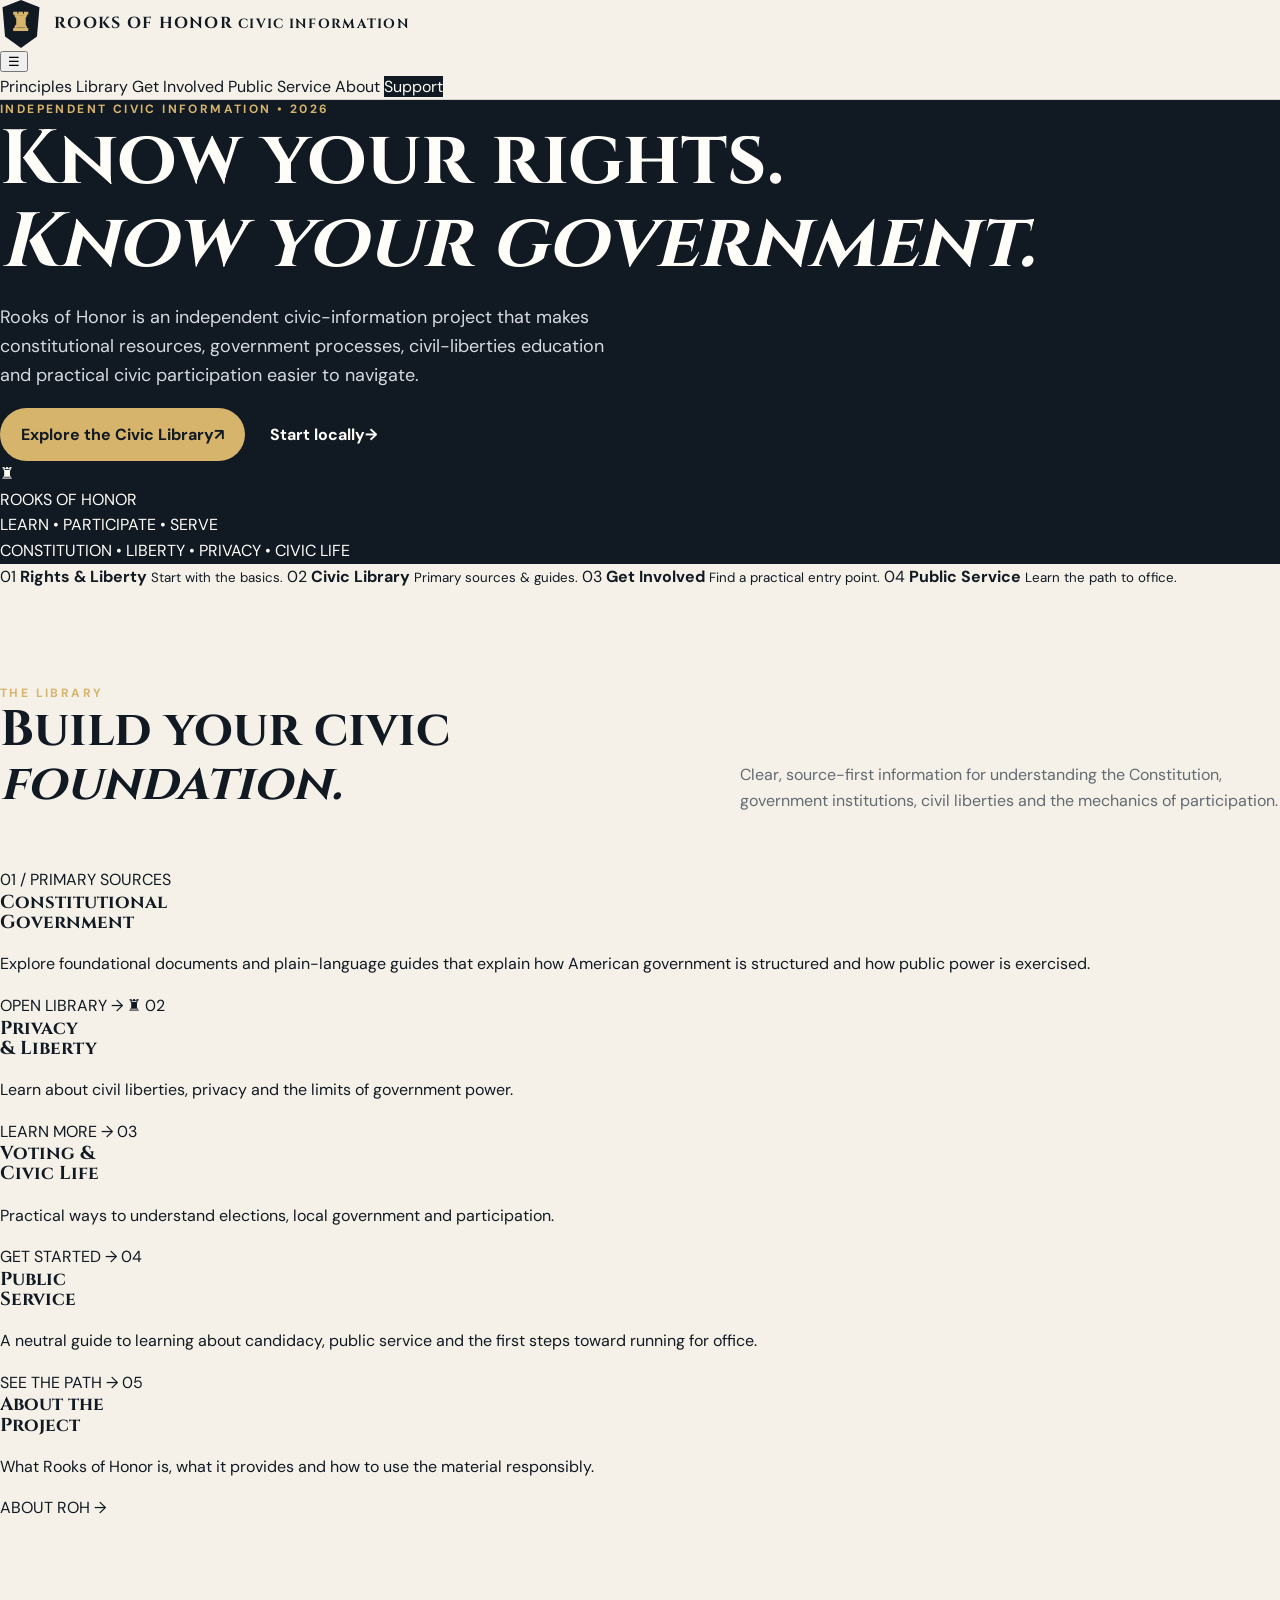
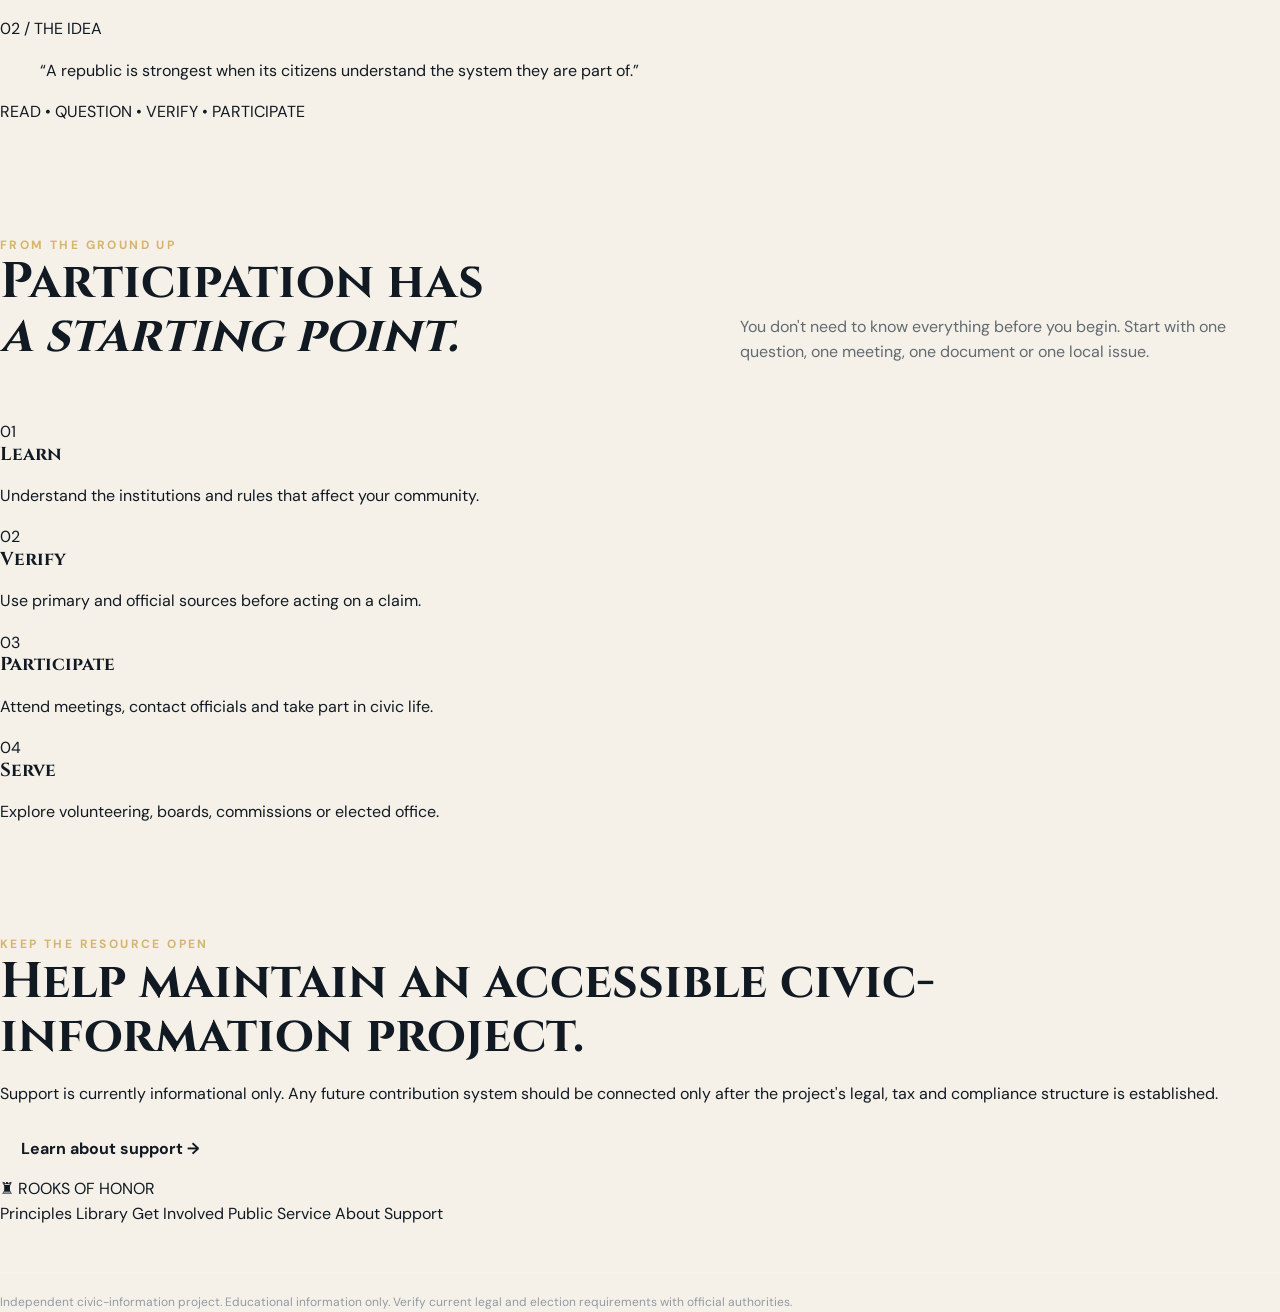
<file: index.html>
<!DOCTYPE html>
<!DOCTYPE html>
<html lang="en">
 <head>
  <meta charset="utf-8"/>
  <meta content="width=device-width,initial-scale=1" name="viewport"/>
  <title>
   Rooks of Honor &mdash; Civic Information
  </title>
  <meta content="An independent civic-information project focused on constitutional literacy, civil liberties, privacy, civic participation and public service." name="description"/>
  <link href="styles.css" rel="stylesheet"/>
 </head>
 <body>
  <header class="site-header">
   <a class="brand" href="index.html">
    <span class="brand-mark">
     ♜
    </span>
    <span>
     <strong>
      ROOKS OF HONOR
     </strong>
     <small>
      CIVIC INFORMATION
     </small>
    </span>
   </a>
   <button aria-label="Open navigation" class="menu-toggle">
    ☰
   </button>
   <nav>
    <a href="principles.html">
     Principles
    </a>
    <a href="resources.html">
     Library
    </a>
    <a href="get-involved.html">
     Get Involved
    </a>
    <a href="run-for-office.html">
     Public Service
    </a>
    <a href="about.html">
     About
    </a>
    <a class="nav-cta" href="support.html">
     Support
    </a>
   </nav>
  </header>
  <main>
   <section class="hero">
    <div class="hero-copy">
     <div class="eyebrow">
      INDEPENDENT CIVIC INFORMATION &bull; 2026
     </div>
     <h1>
      Know your rights.
      <br/>
      <em>
       Know your government.
      </em>
     </h1>
     <p class="hero-lead">
      Rooks of Honor is an independent civic-information project that makes constitutional resources, government processes, civil-liberties education and practical civic participation easier to navigate.
     </p>
     <div class="hero-actions">
      <a class="btn btn-primary" href="resources.html">
       Explore the Civic Library
       <span>
        &nearrow;
       </span>
      </a>
      <a class="btn btn-secondary" href="get-involved.html">
       Start locally
       <span>
        &rarr;
       </span>
      </a>
     </div>
    </div>
    <div class="hero-art">
     <div class="seal">
      <div class="seal-inner">
       <div class="seal-rook">
        ♜
       </div>
       <div class="seal-name">
        ROOKS OF HONOR
       </div>
       <div class="seal-sub">
        LEARN &bull; PARTICIPATE &bull; SERVE
       </div>
      </div>
     </div>
     <div class="seal-caption">
      CONSTITUTION &bull; LIBERTY &bull; PRIVACY &bull; CIVIC LIFE
     </div>
    </div>
   </section>
   <section class="quickbar">
    <div class="quickbar-inner">
     <a class="quick" href="principles.html">
      <span>
       01
      </span>
      <strong>
       Rights &amp; Liberty
      </strong>
      <small>
       Start with the basics.
      </small>
     </a>
     <a class="quick" href="resources.html">
      <span>
       02
      </span>
      <strong>
       Civic Library
      </strong>
      <small>
       Primary sources &amp; guides.
      </small>
     </a>
     <a class="quick" href="get-involved.html">
      <span>
       03
      </span>
      <strong>
       Get Involved
      </strong>
      <small>
       Find a practical entry point.
      </small>
     </a>
     <a class="quick" href="run-for-office.html">
      <span>
       04
      </span>
      <strong>
       Public Service
      </strong>
      <small>
       Learn the path to office.
      </small>
     </a>
    </div>
   </section>
   <section class="section">
    <div class="section-head">
     <div>
      <div class="eyebrow">
       THE LIBRARY
      </div>
      <h2>
       Build your civic
       <br/>
       <em>
        foundation.
       </em>
      </h2>
     </div>
     <p>
      Clear, source-first information for understanding the Constitution, government institutions, civil liberties and the mechanics of participation.
     </p>
    </div>
    <div class="library-grid">
     <a class="lib-card featured" href="resources.html">
      <span class="lib-num">
       01 / PRIMARY SOURCES
      </span>
      <h3>
       Constitutional
       <br/>
       Government
      </h3>
      <p>
       Explore foundational documents and plain-language guides that explain how American government is structured and how public power is exercised.
      </p>
      <span class="card-link">
       OPEN LIBRARY &rarr;
      </span>
      <span class="card-icon">
       ♜
      </span>
     </a>
     <a class="lib-card" href="principles.html">
      <span class="lib-num">
       02
      </span>
      <h3>
       Privacy
       <br/>
       &amp; Liberty
      </h3>
      <p>
       Learn about civil liberties, privacy and the limits of government power.
      </p>
      <span class="card-link">
       LEARN MORE &rarr;
      </span>
     </a>
     <a class="lib-card dark" href="get-involved.html">
      <span class="lib-num">
       03
      </span>
      <h3>
       Voting &amp;
       <br/>
       Civic Life
      </h3>
      <p>
       Practical ways to understand elections, local government and participation.
      </p>
      <span class="card-link">
       GET STARTED &rarr;
      </span>
     </a>
     <a class="lib-card" href="run-for-office.html">
      <span class="lib-num">
       04
      </span>
      <h3>
       Public
       <br/>
       Service
      </h3>
      <p>
       A neutral guide to learning about candidacy, public service and the first steps toward running for office.
      </p>
      <span class="card-link">
       SEE THE PATH &rarr;
      </span>
     </a>
     <a class="lib-card" href="about.html">
      <span class="lib-num">
       05
      </span>
      <h3>
       About the
       <br/>
       Project
      </h3>
      <p>
       What Rooks of Honor is, what it provides and how to use the material responsibly.
      </p>
      <span class="card-link">
       ABOUT ROH &rarr;
      </span>
     </a>
    </div>
   </section>
   <section class="manifesto">
    <div class="manifesto-inner">
     <div class="manifesto-num">
      02 / THE IDEA
     </div>
     <div>
      <blockquote>
       &ldquo;A republic is strongest when its citizens understand the system they are part of.&rdquo;
      </blockquote>
      <p>
       READ &bull; QUESTION &bull; VERIFY &bull; PARTICIPATE
      </p>
     </div>
    </div>
   </section>
   <section class="section path">
    <div class="section-head">
     <div>
      <div class="eyebrow">
       FROM THE GROUND UP
      </div>
      <h2>
       Participation has
       <br/>
       <em>
        a starting point.
       </em>
      </h2>
     </div>
     <p>
      You don't need to know everything before you begin. Start with one question, one meeting, one document or one local issue.
     </p>
    </div>
    <div class="path-grid">
     <div class="path-step">
      <span>
       01
      </span>
      <h3>
       Learn
      </h3>
      <p>
       Understand the institutions and rules that affect your community.
      </p>
     </div>
     <div class="path-step">
      <span>
       02
      </span>
      <h3>
       Verify
      </h3>
      <p>
       Use primary and official sources before acting on a claim.
      </p>
     </div>
     <div class="path-step">
      <span>
       03
      </span>
      <h3>
       Participate
      </h3>
      <p>
       Attend meetings, contact officials and take part in civic life.
      </p>
     </div>
     <div class="path-step">
      <span>
       04
      </span>
      <h3>
       Serve
      </h3>
      <p>
       Explore volunteering, boards, commissions or elected office.
      </p>
     </div>
    </div>
   </section>
   <section class="support">
    <div class="support-box">
     <div>
      <div class="eyebrow">
       KEEP THE RESOURCE OPEN
      </div>
      <h2>
       Help maintain an accessible civic-information project.
      </h2>
      <p>
       Support is currently informational only. Any future contribution system should be connected only after the project's legal, tax and compliance structure is established.
      </p>
     </div>
     <a class="btn" href="support.html">
      Learn about support &rarr;
     </a>
    </div>
   </section>
  </main>
  <footer>
   <div class="footer-wrap">
    <div class="footer-top">
     <div class="footer-brand">
      ♜ ROOKS OF HONOR
     </div>
     <div class="footer-links">
      <a href="principles.html">
       Principles
      </a>
      <a href="resources.html">
       Library
      </a>
      <a href="get-involved.html">
       Get Involved
      </a>
      <a href="run-for-office.html">
       Public Service
      </a>
      <a href="about.html">
       About
      </a>
      <a href="support.html">
       Support
      </a>
     </div>
    </div>
    <div class="footer-bottom">
     <span>
      Independent civic-information project.
     </span>
     <span>
      Educational information only. Verify current legal and election requirements with official authorities.
     </span>
    </div>
   </div>
  </footer>
  <script src="script.js">
  </script>
 </body>
</html>
</file>
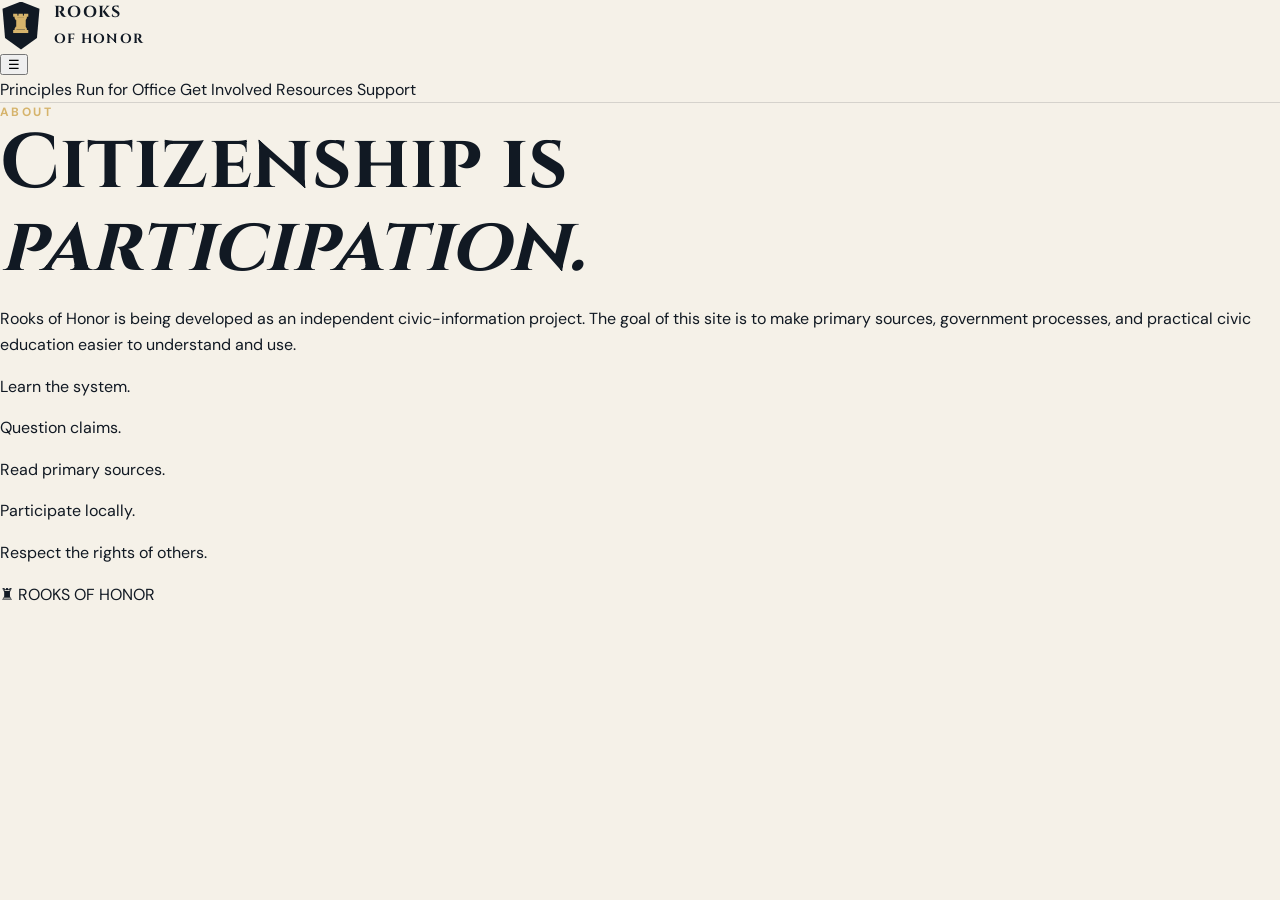
<file: about.html>
<!DOCTYPE html>
<!DOCTYPE html>
<html lang="en">
 <head>
  <meta charset="utf-8"/>
  <meta content="width=device-width,initial-scale=1" name="viewport"/>
  <title>
   About &mdash; Rooks of Honor
  </title>
  <link href="styles.css" rel="stylesheet"/>
 </head>
 <body>
  <header class="site-header">
   <a class="brand" href="index.html">
    <span class="brand-mark">
     ♜
    </span>
    <span>
     ROOKS
     <br/>
     <small>
      OF HONOR
     </small>
    </span>
   </a>
   <button class="menu-toggle">
    ☰
   </button>
   <nav>
    <a href="principles.html">
     Principles
    </a>
    <a href="run-for-office.html">
     Run for Office
    </a>
    <a href="get-involved.html">
     Get Involved
    </a>
    <a href="resources.html">
     Resources
    </a>
    <a class="nav-button" href="support.html">
     Support
    </a>
   </nav>
  </header>
  <main class="page">
   <div class="eyebrow">
    ABOUT
   </div>
   <h1>
    Citizenship is
    <br/>
    <em>
     participation.
    </em>
   </h1>
   <p class="lead">
    Rooks of Honor is being developed as an independent civic-information project. The goal of this site is to make primary sources, government processes, and practical civic education easier to understand and use.
   </p>
   <div class="manifesto">
    <p>
     Learn the system.
    </p>
    <p>
     Question claims.
    </p>
    <p>
     Read primary sources.
    </p>
    <p>
     Participate locally.
    </p>
    <p>
     Respect the rights of others.
    </p>
   </div>
  </main>
  <footer>
   <div class="footer-brand">
    ♜ ROOKS OF HONOR
   </div>
  </footer>
  <script src="script.js">
  </script>
 </body>
</html>
</file>
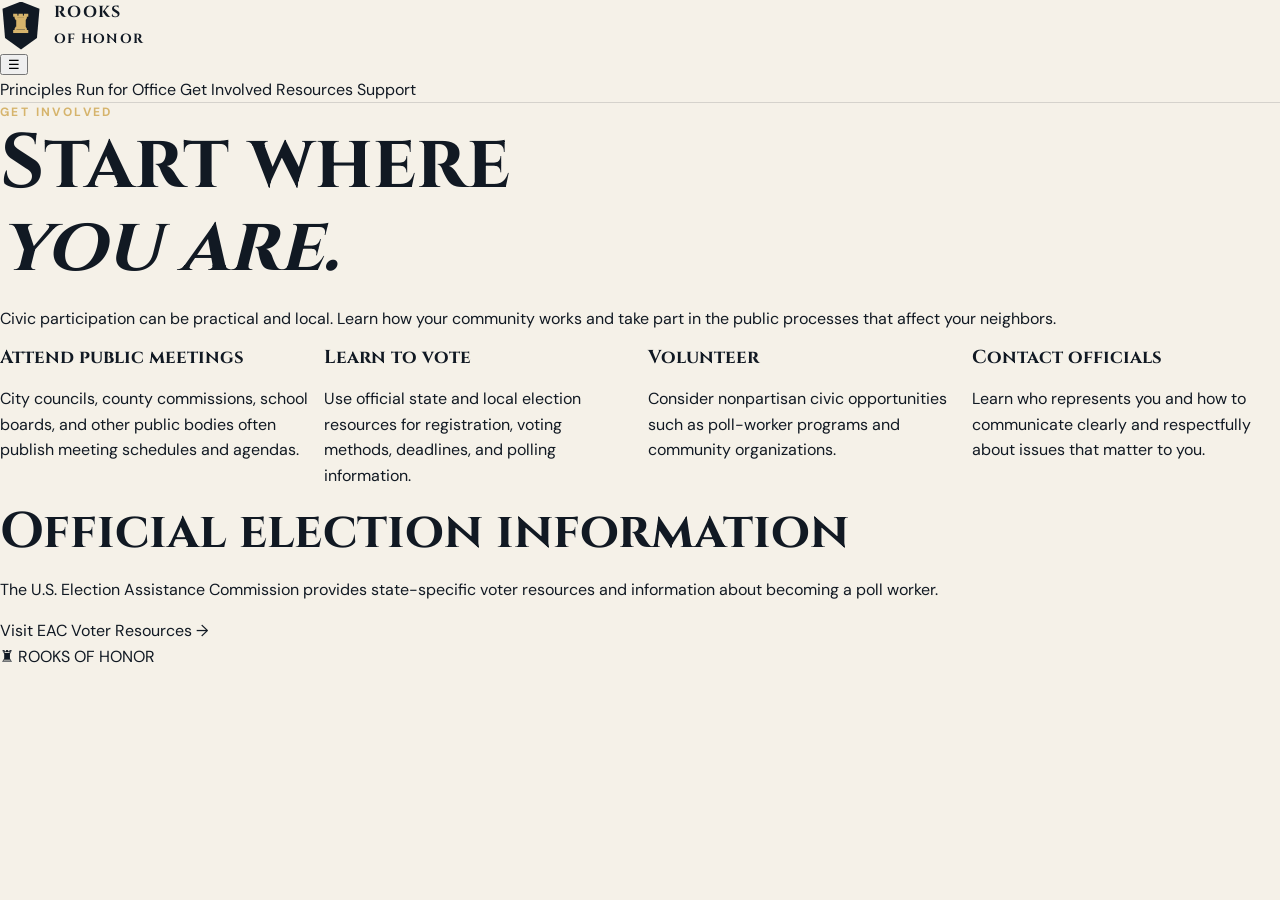
<file: get-involved.html>
<!DOCTYPE html>
<!DOCTYPE html>
<html lang="en">
 <head>
  <meta charset="utf-8"/>
  <meta content="width=device-width,initial-scale=1" name="viewport"/>
  <title>
   Get Involved &mdash; Rooks of Honor
  </title>
  <link href="styles.css" rel="stylesheet"/>
 </head>
 <body>
  <header class="site-header">
   <a class="brand" href="index.html">
    <span class="brand-mark">
     ♜
    </span>
    <span>
     ROOKS
     <br/>
     <small>
      OF HONOR
     </small>
    </span>
   </a>
   <button class="menu-toggle">
    ☰
   </button>
   <nav>
    <a href="principles.html">
     Principles
    </a>
    <a href="run-for-office.html">
     Run for Office
    </a>
    <a href="get-involved.html">
     Get Involved
    </a>
    <a href="resources.html">
     Resources
    </a>
    <a class="nav-button" href="support.html">
     Support
    </a>
   </nav>
  </header>
  <main class="page">
   <div class="eyebrow">
    GET INVOLVED
   </div>
   <h1>
    Start where
    <br/>
    <em>
     you are.
    </em>
   </h1>
   <p class="lead">
    Civic participation can be practical and local. Learn how your community works and take part in the public processes that affect your neighbors.
   </p>
   <div class="cards">
    <article>
     <h3>
      Attend public meetings
     </h3>
     <p>
      City councils, county commissions, school boards, and other public bodies often publish meeting schedules and agendas.
     </p>
    </article>
    <article>
     <h3>
      Learn to vote
     </h3>
     <p>
      Use official state and local election resources for registration, voting methods, deadlines, and polling information.
     </p>
    </article>
    <article>
     <h3>
      Volunteer
     </h3>
     <p>
      Consider nonpartisan civic opportunities such as poll-worker programs and community organizations.
     </p>
    </article>
    <article>
     <h3>
      Contact officials
     </h3>
     <p>
      Learn who represents you and how to communicate clearly and respectfully about issues that matter to you.
     </p>
    </article>
   </div>
   <section class="notice">
    <h2>
     Official election information
    </h2>
    <p>
     The U.S. Election Assistance Commission provides state-specific voter resources and information about becoming a poll worker.
    </p>
    <a href="https://www.eac.gov/voters" rel="noopener" target="_blank">
     Visit EAC Voter Resources &rarr;
    </a>
   </section>
  </main>
  <footer>
   <div class="footer-brand">
    ♜ ROOKS OF HONOR
   </div>
  </footer>
  <script src="script.js">
  </script>
 </body>
</html>
</file>
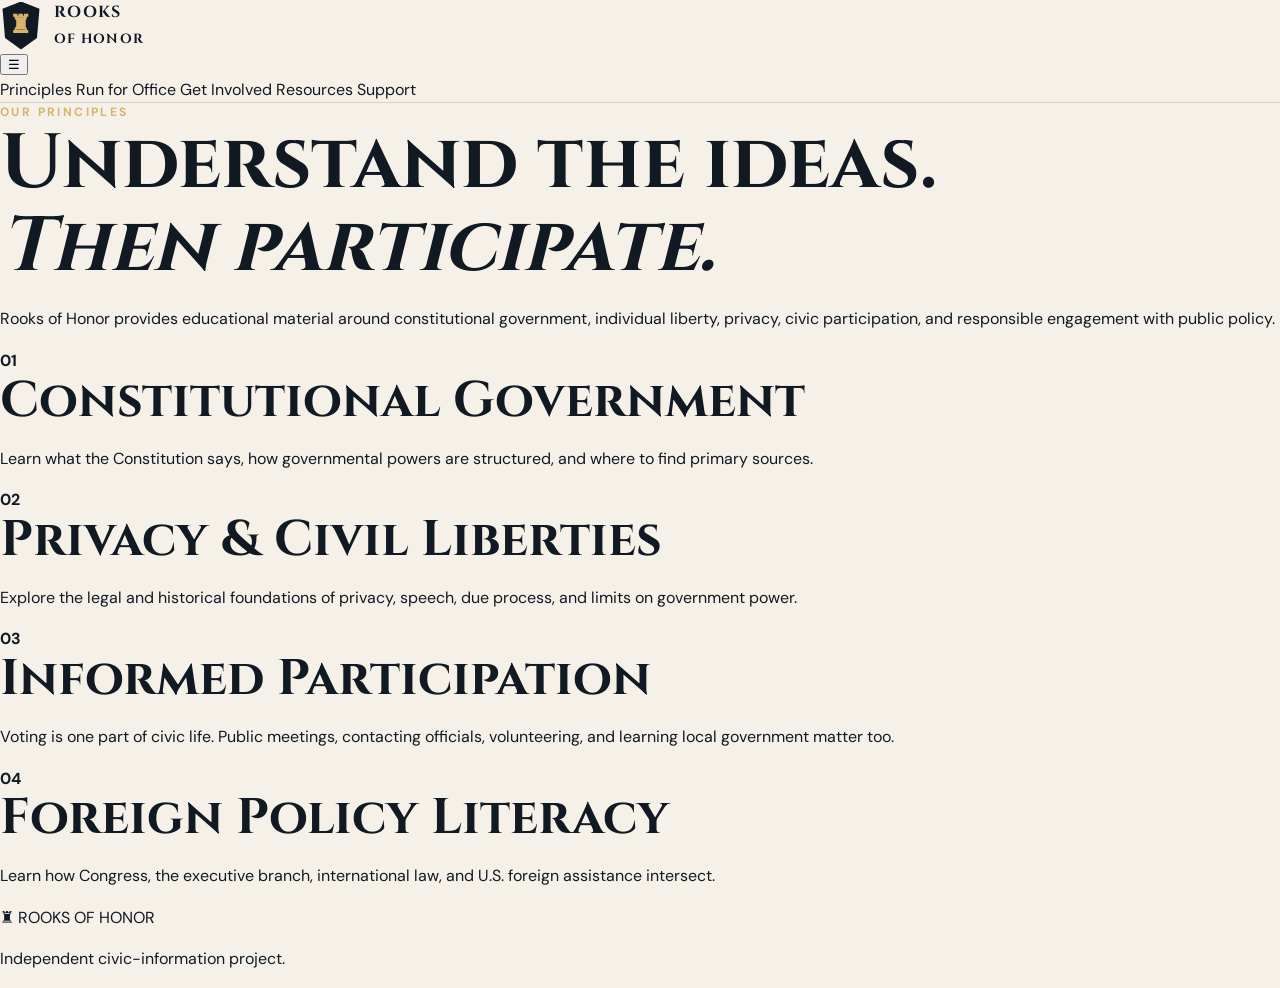
<file: principles.html>
<!DOCTYPE html>
<!DOCTYPE html>
<html lang="en">
 <head>
  <meta charset="utf-8"/>
  <meta content="width=device-width,initial-scale=1" name="viewport"/>
  <title>
   Principles &mdash; Rooks of Honor
  </title>
  <link href="styles.css" rel="stylesheet"/>
 </head>
 <body>
  <header class="site-header">
   <a class="brand" href="index.html">
    <span class="brand-mark">
     ♜
    </span>
    <span>
     ROOKS
     <br/>
     <small>
      OF HONOR
     </small>
    </span>
   </a>
   <button class="menu-toggle">
    ☰
   </button>
   <nav>
    <a href="principles.html">
     Principles
    </a>
    <a href="run-for-office.html">
     Run for Office
    </a>
    <a href="get-involved.html">
     Get Involved
    </a>
    <a href="resources.html">
     Resources
    </a>
    <a class="nav-button" href="support.html">
     Support
    </a>
   </nav>
  </header>
  <main class="page">
   <div class="eyebrow">
    OUR PRINCIPLES
   </div>
   <h1>
    Understand the ideas.
    <br/>
    <em>
     Then participate.
    </em>
   </h1>
   <p class="lead">
    Rooks of Honor provides educational material around constitutional government, individual liberty, privacy, civic participation, and responsible engagement with public policy.
   </p>
   <div class="principle-grid">
    <article>
     <b>
      01
     </b>
     <h2>
      Constitutional Government
     </h2>
     <p>
      Learn what the Constitution says, how governmental powers are structured, and where to find primary sources.
     </p>
    </article>
    <article>
     <b>
      02
     </b>
     <h2>
      Privacy &amp; Civil Liberties
     </h2>
     <p>
      Explore the legal and historical foundations of privacy, speech, due process, and limits on government power.
     </p>
    </article>
    <article>
     <b>
      03
     </b>
     <h2>
      Informed Participation
     </h2>
     <p>
      Voting is one part of civic life. Public meetings, contacting officials, volunteering, and learning local government matter too.
     </p>
    </article>
    <article>
     <b>
      04
     </b>
     <h2>
      Foreign Policy Literacy
     </h2>
     <p>
      Learn how Congress, the executive branch, international law, and U.S. foreign assistance intersect.
     </p>
    </article>
   </div>
  </main>
  <footer>
   <div class="footer-brand">
    ♜ ROOKS OF HONOR
   </div>
   <p>
    Independent civic-information project.
   </p>
  </footer>
  <script src="script.js">
  </script>
 </body>
</html>
</file>
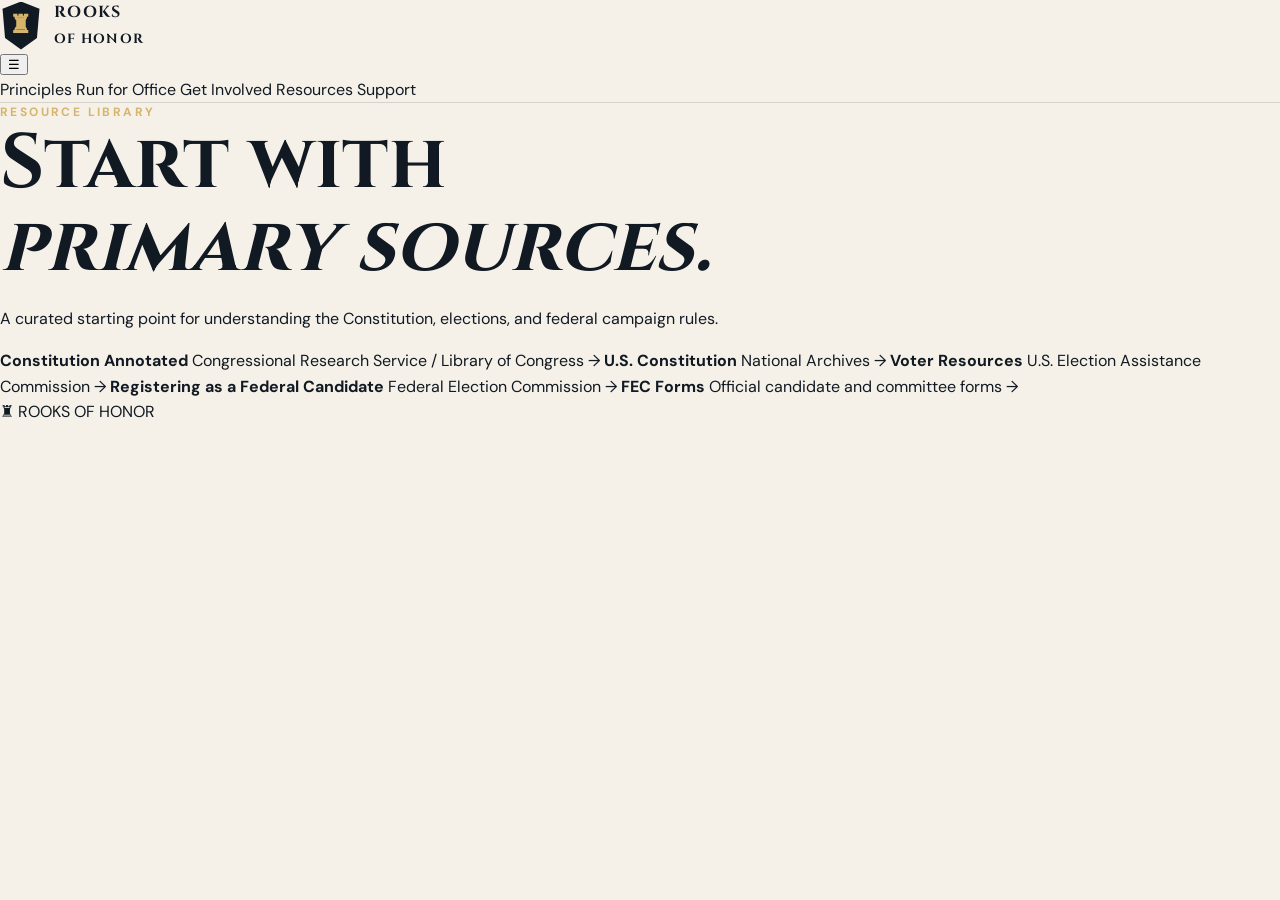
<file: resources.html>
<!DOCTYPE html>
<!DOCTYPE html>
<html lang="en">
 <head>
  <meta charset="utf-8"/>
  <meta content="width=device-width,initial-scale=1" name="viewport"/>
  <title>
   Resources &mdash; Rooks of Honor
  </title>
  <link href="styles.css" rel="stylesheet"/>
 </head>
 <body>
  <header class="site-header">
   <a class="brand" href="index.html">
    <span class="brand-mark">
     ♜
    </span>
    <span>
     ROOKS
     <br/>
     <small>
      OF HONOR
     </small>
    </span>
   </a>
   <button class="menu-toggle">
    ☰
   </button>
   <nav>
    <a href="principles.html">
     Principles
    </a>
    <a href="run-for-office.html">
     Run for Office
    </a>
    <a href="get-involved.html">
     Get Involved
    </a>
    <a href="resources.html">
     Resources
    </a>
    <a class="nav-button" href="support.html">
     Support
    </a>
   </nav>
  </header>
  <main class="page">
   <div class="eyebrow">
    RESOURCE LIBRARY
   </div>
   <h1>
    Start with
    <br/>
    <em>
     primary sources.
    </em>
   </h1>
   <p class="lead">
    A curated starting point for understanding the Constitution, elections, and federal campaign rules.
   </p>
   <div class="resource-list">
    <a href="https://constitution.congress.gov/" rel="noopener" target="_blank">
     <b>
      Constitution Annotated
     </b>
     <span>
      Congressional Research Service / Library of Congress
     </span>
     &rarr;
    </a>
    <a href="https://www.archives.gov/founding-docs/constitution" rel="noopener" target="_blank">
     <b>
      U.S. Constitution
     </b>
     <span>
      National Archives
     </span>
     &rarr;
    </a>
    <a href="https://www.eac.gov/voters" rel="noopener" target="_blank">
     <b>
      Voter Resources
     </b>
     <span>
      U.S. Election Assistance Commission
     </span>
     &rarr;
    </a>
    <a href="https://www.fec.gov/help-candidates-and-committees/registering-candidate/" rel="noopener" target="_blank">
     <b>
      Registering as a Federal Candidate
     </b>
     <span>
      Federal Election Commission
     </span>
     &rarr;
    </a>
    <a href="https://www.fec.gov/help-candidates-and-committees/forms/" rel="noopener" target="_blank">
     <b>
      FEC Forms
     </b>
     <span>
      Official candidate and committee forms
     </span>
     &rarr;
    </a>
   </div>
  </main>
  <footer>
   <div class="footer-brand">
    ♜ ROOKS OF HONOR
   </div>
  </footer>
  <script src="script.js">
  </script>
 </body>
</html>
</file>
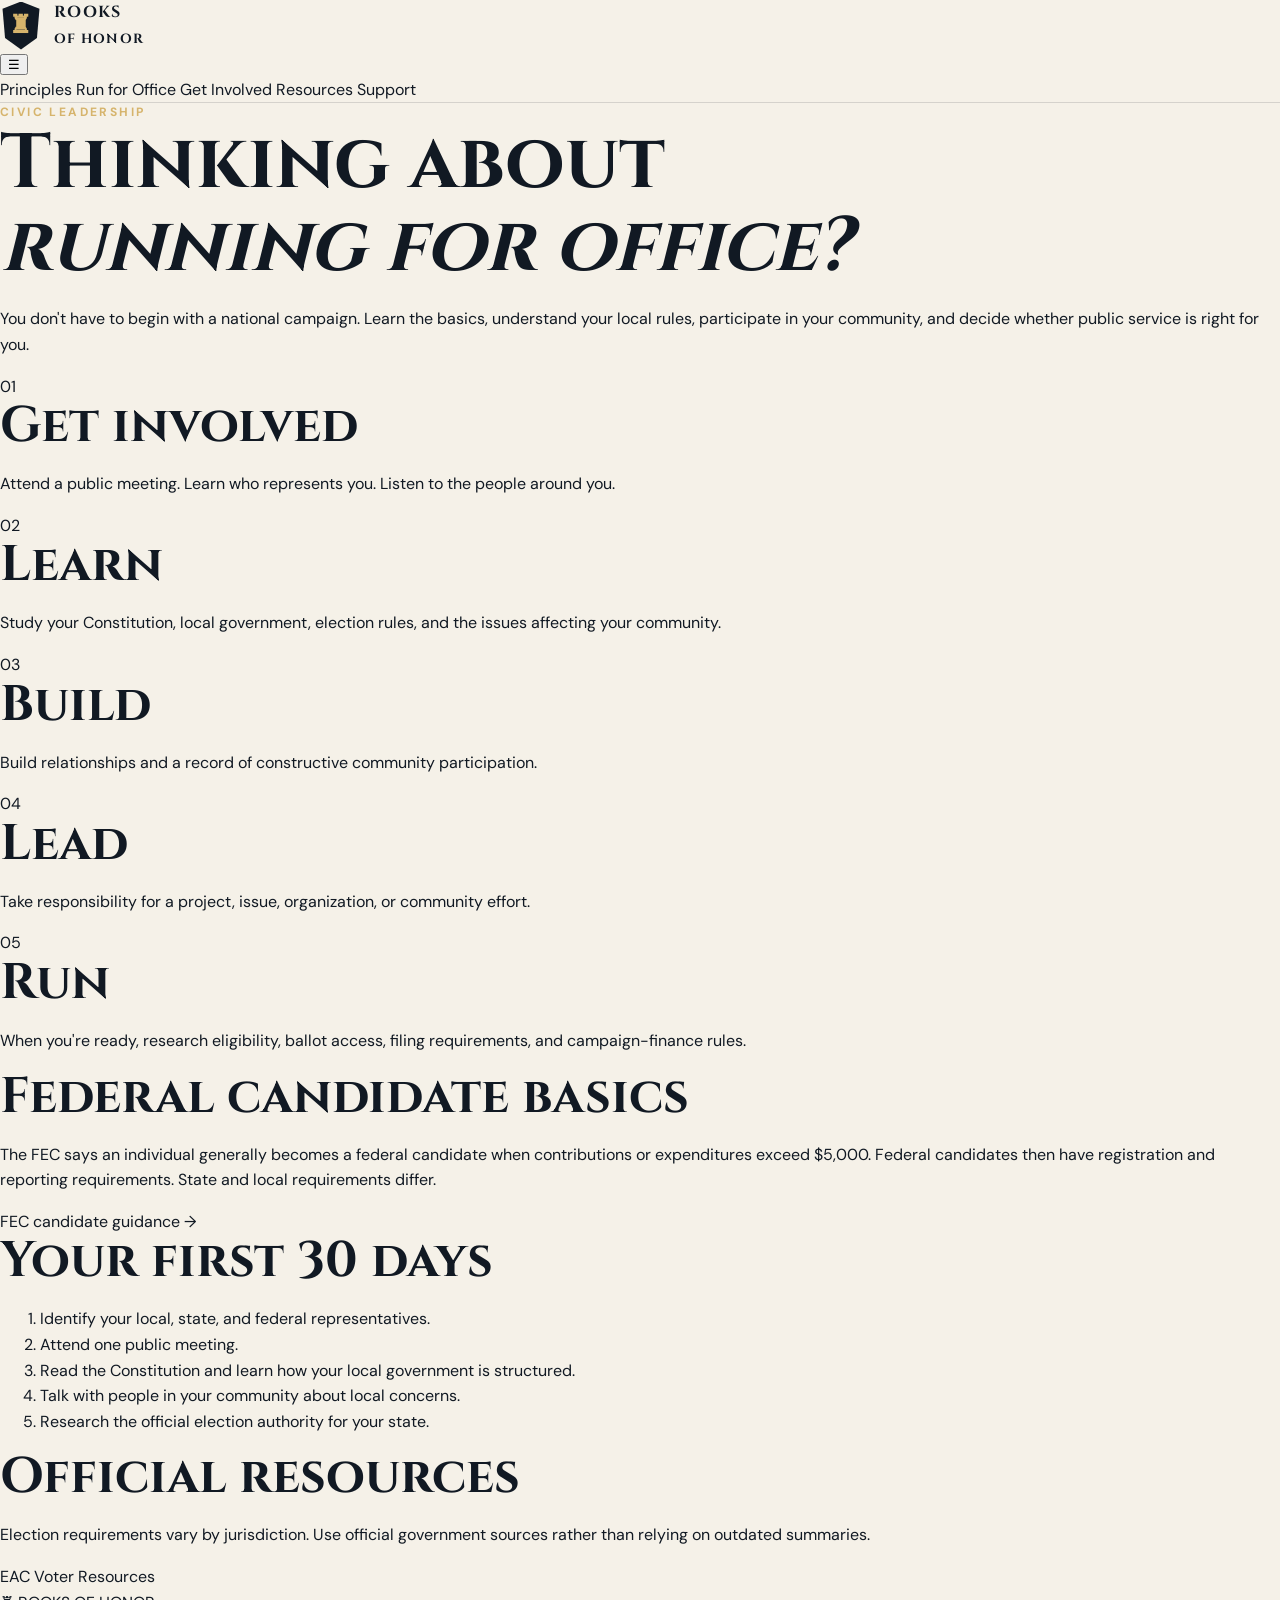
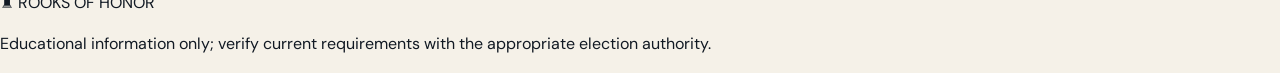
<file: run-for-office.html>
<!DOCTYPE html>
<!DOCTYPE html>
<html lang="en">
 <head>
  <meta charset="utf-8"/>
  <meta content="width=device-width,initial-scale=1" name="viewport"/>
  <title>
   Run for Office &mdash; Rooks of Honor
  </title>
  <link href="styles.css" rel="stylesheet"/>
 </head>
 <body>
  <header class="site-header">
   <a class="brand" href="index.html">
    <span class="brand-mark">
     ♜
    </span>
    <span>
     ROOKS
     <br/>
     <small>
      OF HONOR
     </small>
    </span>
   </a>
   <button class="menu-toggle">
    ☰
   </button>
   <nav>
    <a href="principles.html">
     Principles
    </a>
    <a href="run-for-office.html">
     Run for Office
    </a>
    <a href="get-involved.html">
     Get Involved
    </a>
    <a href="resources.html">
     Resources
    </a>
    <a class="nav-button" href="support.html">
     Support
    </a>
   </nav>
  </header>
  <main class="page">
   <div class="eyebrow">
    CIVIC LEADERSHIP
   </div>
   <h1>
    Thinking about
    <br/>
    <em>
     running for office?
    </em>
   </h1>
   <p class="lead">
    You don't have to begin with a national campaign. Learn the basics, understand your local rules, participate in your community, and decide whether public service is right for you.
   </p>
   <div class="steps">
    <div>
     <span>
      01
     </span>
     <h2>
      Get involved
     </h2>
     <p>
      Attend a public meeting. Learn who represents you. Listen to the people around you.
     </p>
    </div>
    <div>
     <span>
      02
     </span>
     <h2>
      Learn
     </h2>
     <p>
      Study your Constitution, local government, election rules, and the issues affecting your community.
     </p>
    </div>
    <div>
     <span>
      03
     </span>
     <h2>
      Build
     </h2>
     <p>
      Build relationships and a record of constructive community participation.
     </p>
    </div>
    <div>
     <span>
      04
     </span>
     <h2>
      Lead
     </h2>
     <p>
      Take responsibility for a project, issue, organization, or community effort.
     </p>
    </div>
    <div>
     <span>
      05
     </span>
     <h2>
      Run
     </h2>
     <p>
      When you're ready, research eligibility, ballot access, filing requirements, and campaign-finance rules.
     </p>
    </div>
   </div>
   <section class="notice">
    <h2>
     Federal candidate basics
    </h2>
    <p>
     The FEC says an individual generally becomes a federal candidate when contributions or expenditures exceed $5,000. Federal candidates then have registration and reporting requirements. State and local requirements differ.
    </p>
    <a href="https://www.fec.gov/help-candidates-and-committees/registering-candidate/" rel="noopener" target="_blank">
     FEC candidate guidance &rarr;
    </a>
   </section>
   <div class="two-col">
    <div>
     <h2>
      Your first 30 days
     </h2>
     <ol>
      <li>
       Identify your local, state, and federal representatives.
      </li>
      <li>
       Attend one public meeting.
      </li>
      <li>
       Read the Constitution and learn how your local government is structured.
      </li>
      <li>
       Talk with people in your community about local concerns.
      </li>
      <li>
       Research the official election authority for your state.
      </li>
     </ol>
    </div>
    <div>
     <h2>
      Official resources
     </h2>
     <p>
      Election requirements vary by jurisdiction. Use official government sources rather than relying on outdated summaries.
     </p>
     <a class="button" href="https://www.eac.gov/voters" rel="noopener" target="_blank">
      EAC Voter Resources
     </a>
    </div>
   </div>
  </main>
  <footer>
   <div class="footer-brand">
    ♜ ROOKS OF HONOR
   </div>
   <p>
    Educational information only; verify current requirements with the appropriate election authority.
   </p>
  </footer>
  <script src="script.js">
  </script>
 </body>
</html>
</file>
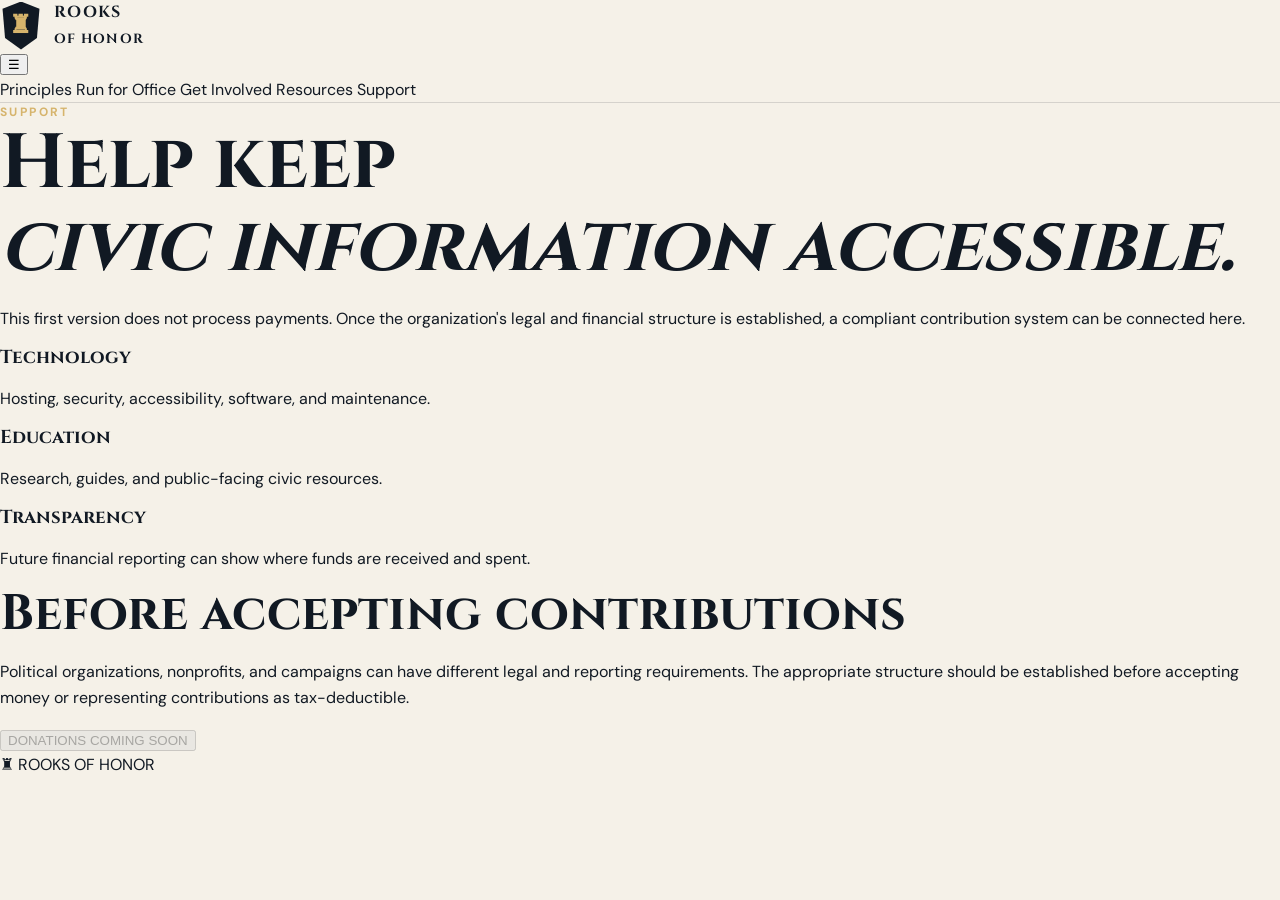
<file: support.html>
<!DOCTYPE html>
<!DOCTYPE html>
<html lang="en">
 <head>
  <meta charset="utf-8"/>
  <meta content="width=device-width,initial-scale=1" name="viewport"/>
  <title>
   Support &mdash; Rooks of Honor
  </title>
  <link href="styles.css" rel="stylesheet"/>
 </head>
 <body>
  <header class="site-header">
   <a class="brand" href="index.html">
    <span class="brand-mark">
     ♜
    </span>
    <span>
     ROOKS
     <br/>
     <small>
      OF HONOR
     </small>
    </span>
   </a>
   <button class="menu-toggle">
    ☰
   </button>
   <nav>
    <a href="principles.html">
     Principles
    </a>
    <a href="run-for-office.html">
     Run for Office
    </a>
    <a href="get-involved.html">
     Get Involved
    </a>
    <a href="resources.html">
     Resources
    </a>
    <a class="nav-button" href="support.html">
     Support
    </a>
   </nav>
  </header>
  <main class="page">
   <div class="eyebrow">
    SUPPORT
   </div>
   <h1>
    Help keep
    <br/>
    <em>
     civic information accessible.
    </em>
   </h1>
   <p class="lead">
    This first version does not process payments. Once the organization's legal and financial structure is established, a compliant contribution system can be connected here.
   </p>
   <div class="support-grid">
    <article>
     <h3>
      Technology
     </h3>
     <p>
      Hosting, security, accessibility, software, and maintenance.
     </p>
    </article>
    <article>
     <h3>
      Education
     </h3>
     <p>
      Research, guides, and public-facing civic resources.
     </p>
    </article>
    <article>
     <h3>
      Transparency
     </h3>
     <p>
      Future financial reporting can show where funds are received and spent.
     </p>
    </article>
   </div>
   <section class="notice">
    <h2>
     Before accepting contributions
    </h2>
    <p>
     Political organizations, nonprofits, and campaigns can have different legal and reporting requirements. The appropriate structure should be established before accepting money or representing contributions as tax-deductible.
    </p>
   </section>
   <button class="button disabled" disabled="">
    DONATIONS COMING SOON
   </button>
  </main>
  <footer>
   <div class="footer-brand">
    ♜ ROOKS OF HONOR
   </div>
  </footer>
  <script src="script.js">
  </script>
 </body>
</html>
</file>
<file: styles.css>
@import url('https://fonts.googleapis.com/css2?family=Cinzel:wght@500;600;700&family=DM+Sans:wght@400;500;600;700&display=swap');
:root{--ink:#111923;--paper:#f5f1e8;--paper2:#ebe5d7;--red:#7b2028;--gold:#d6b46c;--line:rgba(17,25,35,.14);--white:#fffdf8;--muted:#626a72;--max:1180px;--radius:22px;--shadow:0 20px 55px rgba(17,25,35,.13)}*{box-sizing:border-box}html{scroll-behavior:smooth}body{margin:0;background:var(--paper);color:var(--ink);font-family:'DM Sans',system-ui,sans-serif;line-height:1.6}a{color:inherit;text-decoration:none}.container{width:min(var(--max),calc(100% - 40px));margin:auto}.site-header{position:sticky;top:0;z-index:50;background:rgba(245,241,232,.94);backdrop-filter:blur(14px);border-bottom:1px solid var(--line)}.nav{height:78px;display:flex;align-items:center;justify-content:space-between;gap:20px}.brand{display:flex;align-items:center;gap:12px;font-family:Cinzel,serif;font-weight:700;letter-spacing:.08em}.brand-mark{width:42px;height:48px;display:grid;place-items:center;background:var(--ink);color:var(--gold);clip-path:polygon(50% 0,94% 15%,88% 76%,50% 100%,12% 76%,6% 15%);font-size:25px}.navlinks{display:flex;gap:4px;align-items:center}.navlinks a{padding:10px 12px;border-radius:10px;font-size:14px;font-weight:600}.navlinks a:hover{background:var(--paper2)}.nav-cta{background:var(--ink)!important;color:var(--white)}.menu{display:none;border:0;background:none;font-size:28px}.hero{background:var(--ink);color:var(--white);position:relative;overflow:hidden}.hero-grid{min-height:650px;display:grid;grid-template-columns:1.08fr .92fr;align-items:center;gap:70px}.eyebrow{color:var(--gold);text-transform:uppercase;letter-spacing:.2em;font-size:12px;font-weight:700}h1,h2,h3{font-family:Cinzel,Georgia,serif;line-height:1.08;margin:0 0 18px}h1{font-size:clamp(46px,6vw,78px)}h2{font-size:clamp(32px,4vw,50px)}.hero p{font-size:18px;color:#d7dbe0;max-width:620px}.actions{display:flex;gap:12px;flex-wrap:wrap;margin-top:28px}.btn{display:inline-flex;align-items:center;justify-content:center;border-radius:999px;padding:13px 20px;font-weight:700;border:1px solid transparent;transition:.2s}.btn-primary{background:var(--gold);color:var(--ink)}.btn-primary:hover{transform:translateY(-2px)}.btn-ghost{border-color:rgba(255,255,255,.28);color:white}.btn-ghost:hover{background:rgba(255,255,255,.08)}.crest-card{min-height:450px;border:1px solid rgba(214,180,108,.35);border-radius:32px;background:linear-gradient(145deg,rgba(255,255,255,.07),rgba(255,255,255,.02));display:grid;place-items:center}.crest{width:240px;height:290px;clip-path:polygon(50% 0,92% 13%,87% 75%,50% 100%,13% 75%,8% 13%);background:linear-gradient(145deg,#d3b36c,#76552b);display:grid;place-items:center;box-shadow:0 30px 80px rgba(0,0,0,.35)}.crest-inner{width:205px;height:255px;clip-path:inherit;background:var(--ink);display:grid;place-items:center;color:var(--gold);font-size:110px}.ticker{background:var(--red);color:white}.ticker-row{display:flex;justify-content:space-between;gap:25px;padding:12px 0;font-size:12px;font-weight:700;letter-spacing:.14em;text-transform:uppercase}.section{padding:95px 0}.section-head{display:flex;justify-content:space-between;align-items:end;gap:30px;margin-bottom:38px}.section-head p{max-width:540px;color:var(--muted)}.cards{display:grid;grid-template-columns:repeat(4,1fr);gap:16px}.card{background:var(--white);border:1px solid var(--line);border-radius:var(--radius);padding:25px;min-height:220px;transition:.22s}.card:hover{transform:translateY(-5px);box-shadow:var(--shadow);border-color:rgba(123,32,40,.28)}.card-num{font-family:Cinzel,serif;color:var(--red);font-weight:700;font-size:13px}.card p{color:var(--muted);font-size:14px}.split{display:grid;grid-template-columns:.9fr 1.1fr;gap:70px;align-items:center}.steps{display:grid}.step{display:grid;grid-template-columns:54px 1fr;gap:20px;padding:20px 0;border-bottom:1px solid var(--line)}.step:first-child{border-top:1px solid var(--line)}.step-num{width:44px;height:44px;border-radius:50%;display:grid;place-items:center;background:var(--paper2);font-family:Cinzel;color:var(--red);font-weight:700}.dark-panel{background:var(--ink);color:white;border-radius:30px;padding:45px}.dark-panel p{color:#cbd0d6}.quote{font-family:Cinzel,Georgia,serif;font-size:clamp(28px,4vw,44px);line-height:1.25;text-align:center;max-width:850px;margin:auto}.cta{background:var(--red);color:white;border-radius:30px;padding:52px;display:flex;align-items:center;justify-content:space-between;gap:30px}.cta p{color:#f2dfe1}.site-footer{background:var(--ink);color:white;padding:55px 0 30px}.footer-grid{display:grid;grid-template-columns:1.5fr 1fr 1fr;gap:40px}.footer-grid a{color:#cbd0d6;font-size:14px}.footer-bottom{margin-top:45px;padding-top:20px;border-top:1px solid rgba(255,255,255,.12);color:#929aa4;font-size:12px}@media(max-width:900px){.navlinks{display:none}.menu{display:block}.hero-grid,.split{grid-template-columns:1fr;gap:40px}.hero-grid{padding:70px 0}.crest-card{min-height:360px}.cards{grid-template-columns:repeat(2,1fr)}.section{padding:70px 0}.footer-grid{grid-template-columns:1fr 1fr}}@media(max-width:560px){.container{width:min(100% - 28px,var(--max))}.nav{height:68px}.brand{font-size:13px}.brand-mark{width:36px;height:42px;font-size:21px}.hero-grid{padding:58px 0}.hero p{font-size:16px}.cards{grid-template-columns:1fr}.section-head{display:block}.cta{padding:32px;display:block}.footer-grid{grid-template-columns:1fr}.ticker-row{overflow:hidden;justify-content:flex-start;white-space:nowrap}.crest{width:190px;height:230px}.crest-inner{width:160px;height:200px;font-size:82px}}
</file>
